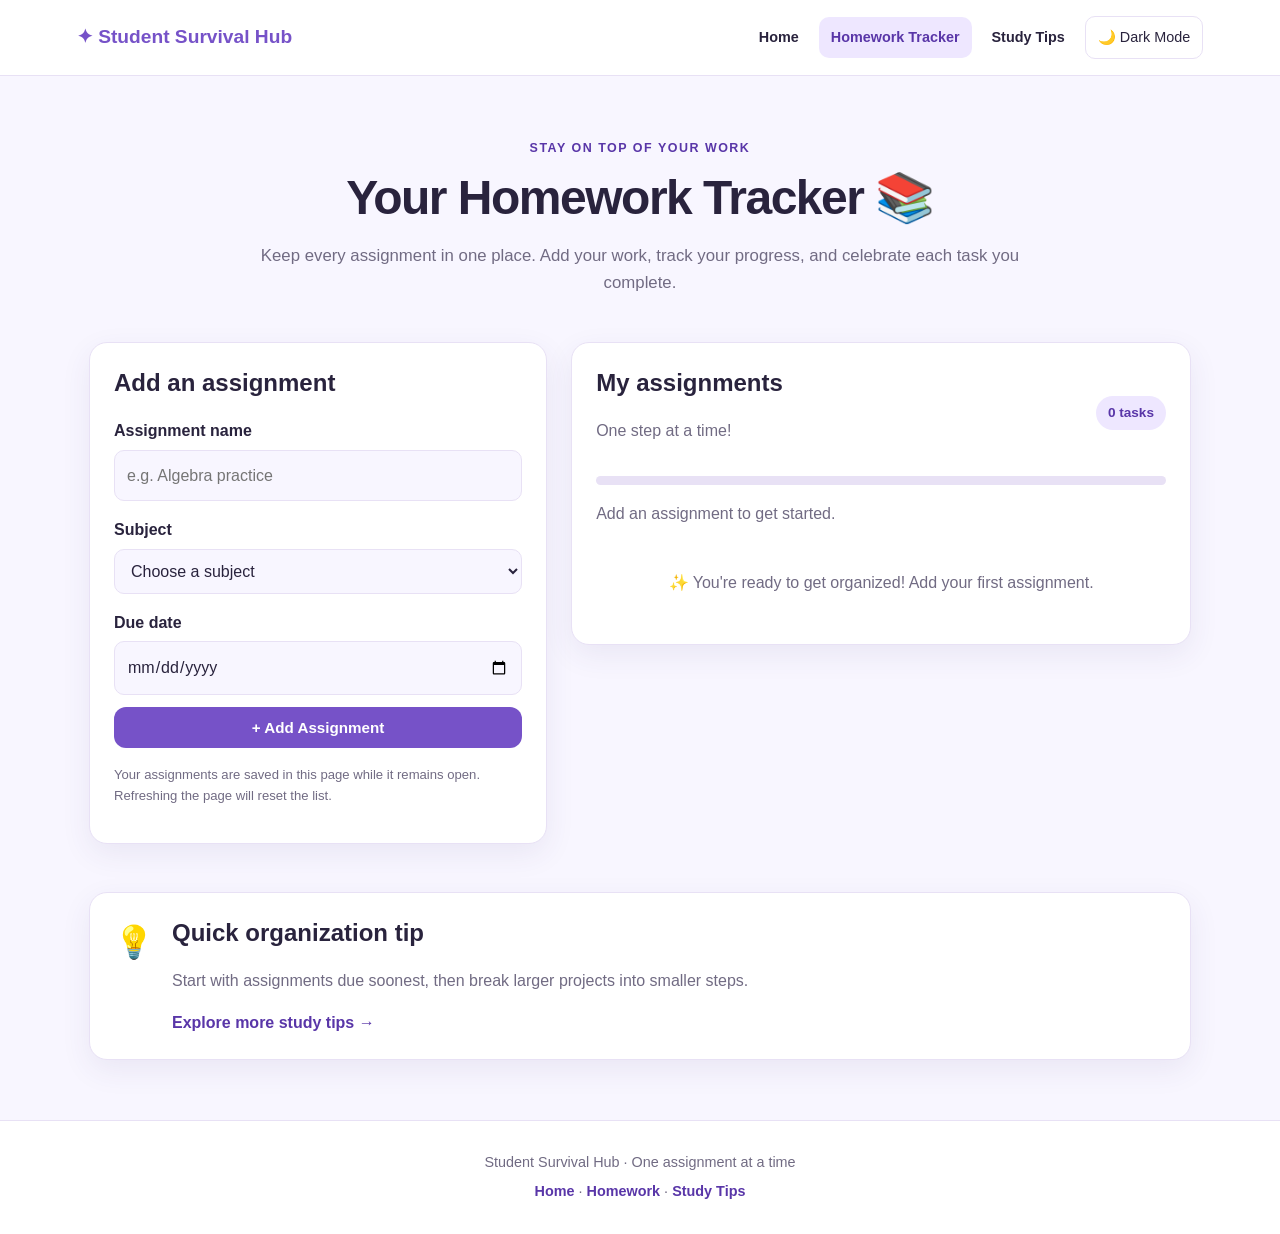
<file: homework.html>
<!DOCTYPE html>
<html lang="en">
<head>
  <meta charset="UTF-8">
  <meta name="viewport" content="width=device-width, initial-scale=1.0">
  <title>Student Survival Hub | Homework Tracker</title>
  <link rel="stylesheet" href="style.css">
  <script src="script.js" defer></script>
</head>
<body>
  <header class="site-header">
    <a class="logo" href="index.html">✦ Student Survival Hub</a>
    <nav class="navbar" aria-label="Main navigation">
      <a href="index.html">Home</a>
      <a class="active" href="homework.html">Homework Tracker</a>
      <a href="tips.html">Study Tips</a>
      <button id="theme-toggle" class="theme-button" type="button">🌙 Dark Mode</button>
    </nav>
  </header>

  <main>
    <section class="page-heading">
      <p class="eyebrow">STAY ON TOP OF YOUR WORK</p>
      <h1>Your Homework Tracker 📚</h1>
      <p>Keep every assignment in one place. Add your work, track your progress, and celebrate each task you complete.</p>
    </section>

    <section class="tracker-layout">
      <div class="card form-card">
        <h2>Add an assignment</h2>
        <form id="homework-form">
          <label for="assignment-name">Assignment name</label>
          <input id="assignment-name" name="assignment" type="text" placeholder="e.g. Algebra practice" required maxlength="100">

          <label for="subject">Subject</label>
          <select id="subject" name="subject" required>
            <option value="">Choose a subject</option>
            <option>English</option>
            <option>Math</option>
            <option>Science</option>
            <option>History</option>
            <option>World Language</option>
            <option>Art</option>
            <option>Other</option>
          </select>

          <label for="due-date">Due date</label>
          <input id="due-date" name="dueDate" type="date" required>

          <button class="primary-button full-width" type="submit">+ Add Assignment</button>
        </form>
        <p class="small-note">Your assignments are saved in this page while it remains open. Refreshing the page will reset the list.</p>
      </div>

      <div class="card assignments-card">
        <div class="section-heading-row">
          <div>
            <h2>My assignments</h2>
            <p class="muted">One step at a time!</p>
          </div>
          <span id="assignment-count" class="count-badge">0 tasks</span>
        </div>

        <div class="progress-track" aria-label="Assignment completion progress">
          <div id="progress-fill" class="progress-fill"></div>
        </div>
        <p id="progress-text" class="muted">Add an assignment to get started.</p>

        <ul id="assignment-list" class="assignment-list" aria-live="polite">
          <li id="empty-state" class="empty-state">✨ You're ready to get organized! Add your first assignment.</li>
        </ul>
      </div>
    </section>

    <section class="section">
      <div class="card tip-banner">
        <span class="card-icon">💡</span>
        <div>
          <h2>Quick organization tip</h2>
          <p>Start with assignments due soonest, then break larger projects into smaller steps.</p>
          <a href="tips.html">Explore more study tips →</a>
        </div>
      </div>
    </section>
  </main>

  <footer class="site-footer">
    <p>Student Survival Hub · One assignment at a time</p>
    <p><a href="index.html">Home</a> · <a href="homework.html">Homework</a> · <a href="tips.html">Study Tips</a></p>
  </footer>
</body>
</html>
</file>
<file: style.css>
:root {
  --background: #f8f6ff;
  --surface: #ffffff;
  --text: #29233d;
  --muted: #716b83;
  --primary: #7652c8;
  --primary-dark: #5936a8;
  --accent: #eee7ff;
  --border: #e8e1f5;
  --shadow: 0 10px 30px rgba(69, 46, 116, 0.08);
}

* {
  box-sizing: border-box;
}

html {
  scroll-behavior: smooth;
}

body {
  margin: 0;
  background: var(--background);
  color: var(--text);
  font-family: Arial, Helvetica, sans-serif;
  line-height: 1.6;
}

body.dark-mode {
  --background: #191626;
  --surface: #262137;
  --text: #f4efff;
  --muted: #c0b8d4;
  --primary: #b39aff;
  --primary-dark: #d0bfff;
  --accent: #362b50;
  --border: #403653;
  --shadow: 0 10px 30px rgba(0, 0, 0, 0.2);
}

a {
  color: var(--primary-dark);
  text-decoration: none;
  font-weight: 600;
}

a:hover {
  text-decoration: underline;
}

.site-header {
  background: var(--surface);
  border-bottom: 1px solid var(--border);
  padding: 16px 6%;
  display: flex;
  align-items: center;
  justify-content: space-between;
  gap: 18px;
  flex-wrap: wrap;
}

.logo {
  color: var(--primary);
  font-size: 1.2rem;
  font-weight: 800;
}

.navbar {
  display: flex;
  align-items: center;
  flex-wrap: wrap;
  gap: 8px;
}

.navbar a,
.theme-button {
  padding: 9px 12px;
  border-radius: 10px;
  font-size: 0.9rem;
}

.navbar a {
  color: var(--text);
}

.navbar a.active,
.navbar a:hover {
  background: var(--accent);
  color: var(--primary-dark);
  text-decoration: none;
}

.theme-button {
  border: 1px solid var(--border);
  background: var(--surface);
  color: var(--text);
  cursor: pointer;
  font: inherit;
  font-size: 0.9rem;
}

main {
  max-width: 1150px;
  margin: 0 auto;
  padding: 28px 24px 60px;
}

.hero {
  display: grid;
  grid-template-columns: 1.1fr 0.9fr;
  align-items: center;
  gap: 38px;
  padding: 45px 0;
}

.hero h1,
.page-heading h1 {
  font-size: clamp(2.2rem, 5vw, 3.6rem);
  line-height: 1.12;
  letter-spacing: -1.5px;
  margin: 8px 0 18px;
}

.hero p,
.page-heading p {
  color: var(--muted);
  font-size: 1.05rem;
}

.eyebrow {
  color: var(--primary-dark) !important;
  font-size: 0.78rem !important;
  font-weight: 800;
  letter-spacing: 1.5px;
  text-transform: uppercase;
}

.hero-image {
  width: 100%;
  height: 340px;
  object-fit: cover;
  border-radius: 24px;
  box-shadow: var(--shadow);
}

.button-link,
.primary-button {
  display: inline-block;
  border: 0;
  border-radius: 12px;
  background: var(--primary);
  color: #ffffff;
  padding: 12px 18px;
  margin-top: 12px;
  font-size: 0.95rem;
  font-weight: 700;
  cursor: pointer;
}

.button-link:hover,
.primary-button:hover {
  background: var(--primary-dark);
  color: var(--background);
  text-decoration: none;
}

.section {
  margin-top: 48px;
}

.section h2,
.card h2,
.card h3 {
  line-height: 1.3;
}

.card-grid {
  display: grid;
  grid-template-columns: repeat(3, minmax(0, 1fr));
  gap: 20px;
  margin-top: 24px;
}

.card {
  background: var(--surface);
  border: 1px solid var(--border);
  border-radius: 18px;
  padding: 24px;
  box-shadow: var(--shadow);
}

.card p,
.muted,
.small-note {
  color: var(--muted);
}

.card-icon {
  display: block;
  font-size: 2rem;
  margin-bottom: 12px;
}

.checklist-section {
  display: grid;
  grid-template-columns: 1fr 1fr;
  gap: 32px;
  align-items: center;
  background: var(--accent);
  padding: 28px;
  border-radius: 20px;
}

.checklist,
.numbered-list {
  padding-left: 24px;
}

.checklist li,
.numbered-list li {
  margin: 10px 0;
}

.quote-section {
  background: var(--surface);
  border: 1px solid var(--border);
  border-radius: 20px;
  text-align: center;
  padding: 35px 24px;
}

.page-heading {
  text-align: center;
  max-width: 760px;
  margin: 35px auto 45px;
}

.page-heading h1 {
  font-size: clamp(2.1rem, 5vw, 3rem);
}

.tracker-layout {
  display: grid;
  grid-template-columns: 0.85fr 1.15fr;
  gap: 24px;
  align-items: start;
}

.form-card h2,
.assignments-card h2 {
  margin-top: 0;
}

form label {
  display: block;
  margin: 16px 0 6px;
  font-weight: 700;
}

input,
select {
  width: 100%;
  padding: 12px;
  background: var(--background);
  color: var(--text);
  border: 1px solid var(--border);
  border-radius: 10px;
  font: inherit;
}

input:focus,
select:focus {
  outline: 2px solid var(--primary);
  outline-offset: 2px;
}

.full-width {
  width: 100%;
}

.small-note {
  font-size: 0.82rem;
  margin-top: 16px;
}

.section-heading-row {
  display: flex;
  align-items: center;
  justify-content: space-between;
  gap: 12px;
}

.count-badge {
  background: var(--accent);
  color: var(--primary-dark);
  border-radius: 20px;
  padding: 6px 12px;
  font-size: 0.85rem;
  font-weight: 700;
}

.progress-track {
  height: 9px;
  border-radius: 20px;
  overflow: hidden;
  background: var(--border);
  margin-top: 16px;
}

.progress-fill {
  width: 0;
  height: 100%;
  background: var(--primary);
  transition: width 0.25s ease;
}

.assignment-list {
  list-style: none;
  padding: 0;
  margin: 20px 0 0;
}

.assignment-item {
  display: flex;
  align-items: flex-start;
  gap: 12px;
  padding: 15px 0;
  border-bottom: 1px solid var(--border);
}

.assignment-item:last-child {
  border-bottom: 0;
}

.assignment-item input[type="checkbox"] {
  width: auto;
  margin-top: 6px;
  accent-color: var(--primary);
}

.assignment-details {
  flex: 1;
  min-width: 0;
}

.assignment-title {
  font-weight: 700;
  overflow-wrap: anywhere;
}

.assignment-meta {
  color: var(--muted);
  font-size: 0.85rem;
}

.assignment-item.completed .assignment-title {
  text-decoration: line-through;
  opacity: 0.65;
}

.delete-button {
  background: transparent;
  border: 1px solid var(--border);
  color: var(--text);
  border-radius: 8px;
  padding: 6px 9px;
  cursor: pointer;
}

.empty-state {
  padding: 24px 0;
  color: var(--muted);
  text-align: center;
}

.tip-banner {
  display: flex;
  align-items: flex-start;
  gap: 18px;
}

.tip-banner h2 {
  margin-top: 0;
}

.image-section {
  display: grid;
  grid-template-columns: 1fr 1fr;
  gap: 28px;
  align-items: center;
}

.wide-image {
  width: 100%;
  max-height: 300px;
  object-fit: cover;
  border-radius: 18px;
}

.site-footer {
  background: var(--surface);
  border-top: 1px solid var(--border);
  padding: 24px;
  text-align: center;
  color: var(--muted);
  font-size: 0.9rem;
}

.site-footer p {
  margin: 6px 0;
}

@media (max-width: 800px) {
  .hero,
  .tracker-layout,
  .image-section,
  .checklist-section {
    grid-template-columns: 1fr;
  }

  .card-grid {
    grid-template-columns: repeat(2, minmax(0, 1fr));
  }

  .hero-image {
    height: 260px;
  }

  .site-header {
    align-items: flex-start;
    flex-direction: column;
  }
}

@media (max-width: 520px) {
  main {
    padding: 20px 16px 40px;
  }

  .card-grid {
    grid-template-columns: 1fr;
  }

  .navbar {
    gap: 4px;
  }

  .navbar a,
  .theme-button {
    padding: 8px;
    font-size: 0.82rem;
  }

  .card {
    padding: 20px;
  }
}
</file>
